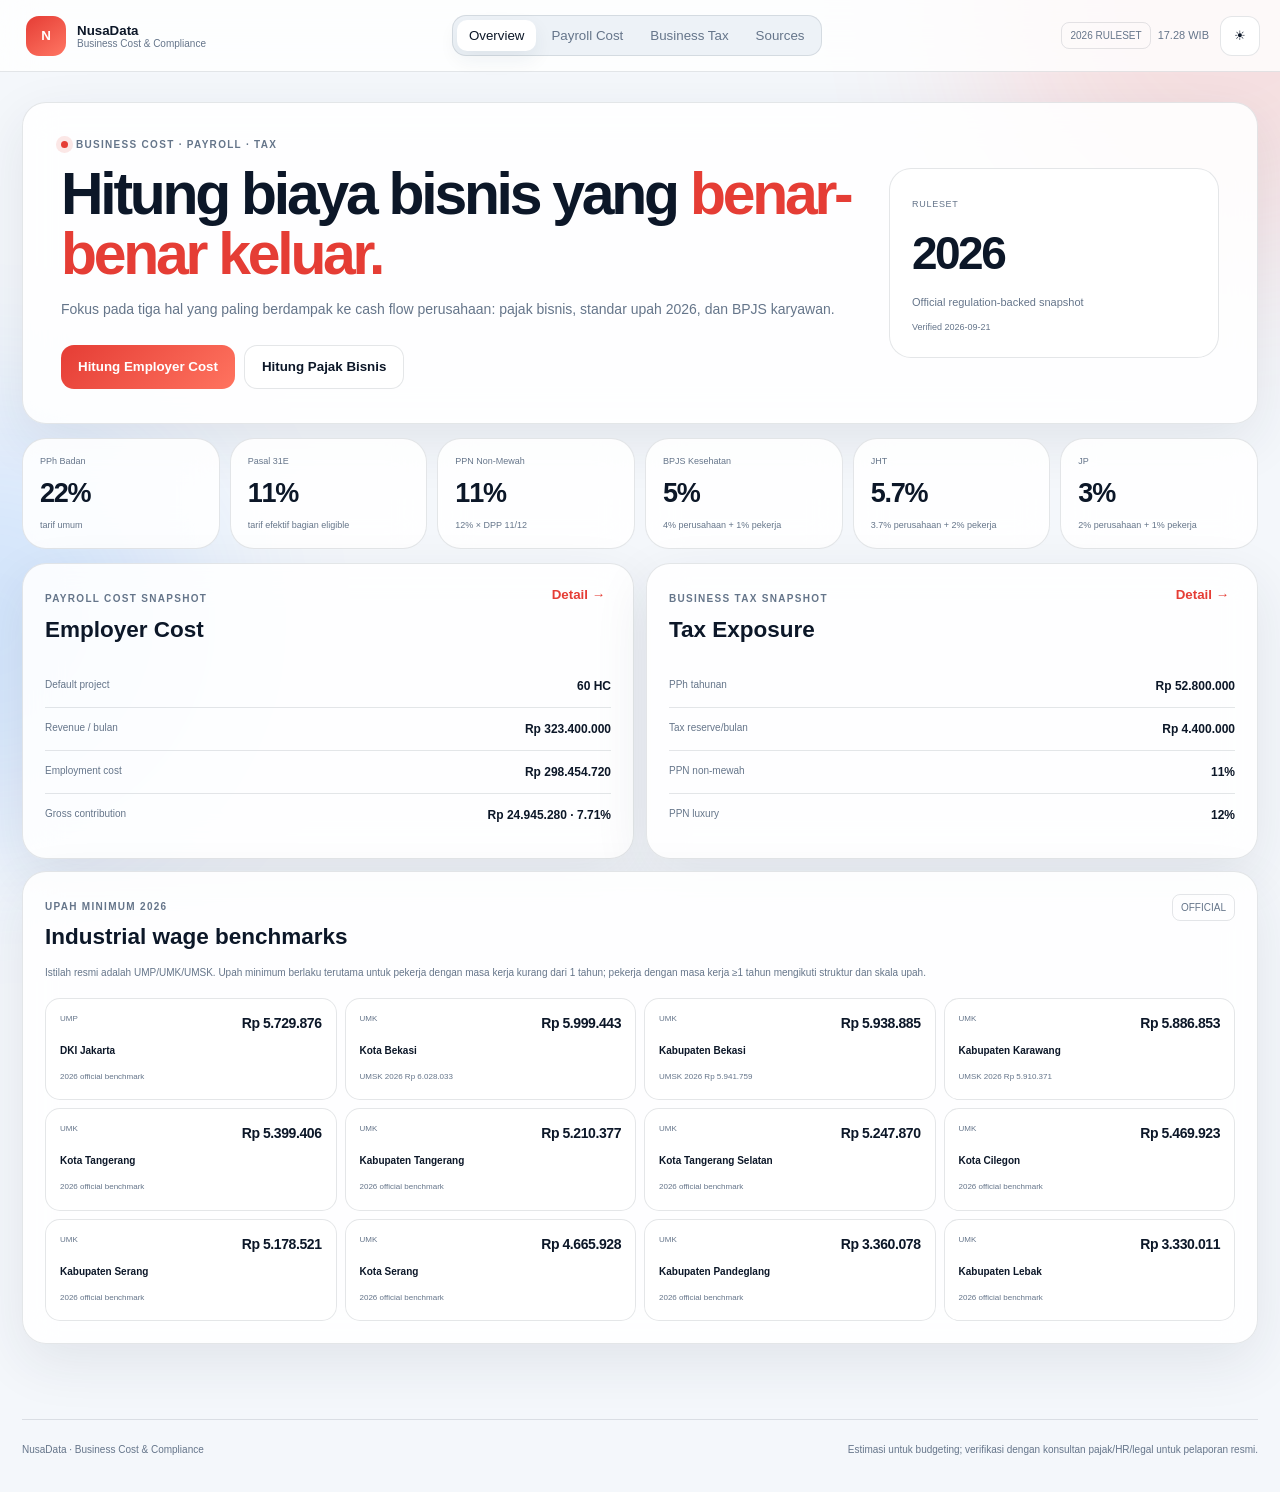
<file: index.html>
<!doctype html>
<html lang="id" data-theme="light">
<head>
  <meta charset="utf-8">
  <meta name="viewport" content="width=device-width,initial-scale=1,viewport-fit=cover">
  <meta name="theme-color" content="#0d1728">
  <meta name="description" content="NusaData Business Cost & Compliance — kalkulator pajak bisnis, UMP/UMK/UMSK, BPJS, dan employer cost Indonesia.">
  <title>NusaData — Business Cost & Compliance</title>
  <link rel="manifest" href="./manifest.webmanifest">
  <link rel="icon" href="./assets/icon.svg" type="image/svg+xml">
  <link rel="stylesheet" href="./styles.css">
</head>
<body class="business-app">
  <div class="ambient ambient-a"></div><div class="ambient ambient-b"></div>

  <header class="topbar">
    <button class="brand plain-button" data-route="overview" aria-label="NusaData">
      <span class="brand-mark">N</span>
      <span><strong>NusaData</strong><small>Business Cost & Compliance</small></span>
    </button>
    <nav class="desktop-nav">
      <button class="nav-item active" data-route="overview">Overview</button>
      <button class="nav-item" data-route="payroll">Payroll Cost</button>
      <button class="nav-item" data-route="tax">Business Tax</button>
      <button class="nav-item" data-route="sources">Sources</button>
    </nav>
    <div class="header-actions">
      <span class="status-chip">2026 RULESET</span>
      <span id="liveClock" class="live-clock"></span>
      <button id="themeToggle" class="icon-button" aria-label="Ubah tema"><span class="sun">☀</span><span class="moon">☾</span></button>
    </div>
  </header>

  <main class="app-shell">
    <section class="view active" data-view="overview">
      <section class="panel business-hero">
        <div>
          <span class="eyebrow"><i></i> BUSINESS COST · PAYROLL · TAX</span>
          <h1>Hitung biaya bisnis yang <span>benar-benar keluar.</span></h1>
          <p>Fokus pada tiga hal yang paling berdampak ke cash flow perusahaan: pajak bisnis, standar upah 2026, dan BPJS karyawan.</p>
          <div class="hero-actions">
            <button class="button primary" data-route="payroll">Hitung Employer Cost</button>
            <button class="button secondary" data-route="tax">Hitung Pajak Bisnis</button>
          </div>
        </div>
        <div class="ruleset-card">
          <span>RULESET</span>
          <strong>2026</strong>
          <p>Official regulation-backed snapshot</p>
          <small id="rulesUpdated">Memuat…</small>
        </div>
      </section>

      <section class="dashboard-kpis business-kpis">
        <article class="panel metric-card"><span>PPh Badan</span><strong>22%</strong><small>tarif umum</small></article>
        <article class="panel metric-card"><span>Pasal 31E</span><strong>11%</strong><small>tarif efektif bagian eligible</small></article>
        <article class="panel metric-card"><span>PPN Non-Mewah</span><strong>11%</strong><small>12% × DPP 11/12</small></article>
        <article class="panel metric-card"><span>BPJS Kesehatan</span><strong>5%</strong><small>4% perusahaan + 1% pekerja</small></article>
        <article class="panel metric-card"><span>JHT</span><strong>5.7%</strong><small>3.7% perusahaan + 2% pekerja</small></article>
        <article class="panel metric-card"><span>JP</span><strong>3%</strong><small>2% perusahaan + 1% pekerja</small></article>
      </section>

      <section class="dashboard-two-column">
        <article class="panel dashboard-panel">
          <div class="section-head"><div><span class="kicker">PAYROLL COST SNAPSHOT</span><h2>Employer Cost</h2></div><button class="text-button" data-route="payroll">Detail →</button></div>
          <div id="overviewPayroll" class="overview-cost-grid"></div>
        </article>
        <article class="panel dashboard-panel">
          <div class="section-head"><div><span class="kicker">BUSINESS TAX SNAPSHOT</span><h2>Tax Exposure</h2></div><button class="text-button" data-route="tax">Detail →</button></div>
          <div id="overviewTax" class="overview-cost-grid"></div>
        </article>
      </section>

      <section class="panel dashboard-panel">
        <div class="section-head"><div><span class="kicker">UPAH MINIMUM 2026</span><h2>Industrial wage benchmarks</h2></div><span class="status-chip">OFFICIAL</span></div>
        <p class="panel-description">Istilah resmi adalah UMP/UMK/UMSK. Upah minimum berlaku terutama untuk pekerja dengan masa kerja kurang dari 1 tahun; pekerja dengan masa kerja ≥1 tahun mengikuti struktur dan skala upah.</p>
        <div id="wageBenchmarkGrid" class="wage-benchmark-grid"></div>
      </section>
    </section>

    <section class="view" data-view="payroll">
      <div class="page-heading">
        <div>
          <span class="eyebrow"><i></i> PROJECT PAYROLL TABLE</span>
          <h1>Payroll, BPJS & Gross Contribution</h1>
          <p>Struktur tabel diadaptasi dari financial model: HC × hari kerja × rate tenant / cost worker, lalu ditambah BPJS dan THR untuk mendapatkan total employment cost yang sebenarnya.</p>
        </div>
      </div>

      <section class="panel section-panel">
        <div class="section-head">
          <div><span class="kicker">ASSUMPTIONS</span><h2>Project Payroll Setup</h2></div>
          <span class="status-chip">EDITABLE</span>
        </div>
        <div class="payroll-table-controls">
          <label>Wilayah benchmark
            <select id="regionSelect"></select>
          </label>
          <label id="sectoralWrap" class="check-row hidden">
            <input id="useSectoral" type="checkbox"> Gunakan UMSK / upah sektoral
          </label>
          <label>Minimum wage override
            <input id="minimumWageOverride" type="number" min="0" step="1000" placeholder="Kosong = ikut wilayah">
          </label>
          <label>Hari kerja / bulan
            <input id="projectWorkdays" type="number" min="1" max="31" step="1" value="22">
          </label>
          <label>Risiko JKK
            <select id="jkkSelect"></select>
          </label>
          <label class="check-row">
            <input id="includeThr" type="checkbox" checked> Include THR accrual 1/12
          </label>
        </div>
        <div id="minimumWageHint" class="input-hint"></div>
      </section>

      <section class="panel section-panel payroll-table-panel">
        <div class="section-head">
          <div><span class="kicker">MANPOWER PROFITABILITY</span><h2>Perhitungan per posisi</h2></div>
          <button id="resetPayrollTable" class="text-button">Reset model</button>
        </div>
        <div class="table-scroll">
          <table class="business-calc-table" id="payrollTable">
            <thead>
              <tr>
                <th>Posisi</th>
                <th>HC</th>
                <th>Hari</th>
                <th>Rate Tenant / Hari</th>
                <th>Cost Worker / Hari</th>
                <th>Revenue / Bulan</th>
                <th>Gaji / Bulan / Orang</th>
                <th>Minimum Wage</th>
                <th>Status</th>
                <th>BPJS Employer</th>
                <th>THR Accrual</th>
                <th>Total Employment Cost</th>
                <th>Gross Contribution</th>
                <th>Margin</th>
              </tr>
            </thead>
            <tbody id="payrollTableBody"></tbody>
            <tfoot id="payrollTableFoot"></tfoot>
          </table>
        </div>
      </section>

      <section class="dashboard-kpis payroll-summary-kpis">
        <article class="panel metric-card"><span>Total HC</span><strong id="tableTotalHC">—</strong><small>billable manpower</small></article>
        <article class="panel metric-card"><span>Revenue</span><strong id="tableRevenue">—</strong><small>per bulan</small></article>
        <article class="panel metric-card"><span>Base Wage Cost</span><strong id="tableBaseWage">—</strong><small>sebelum burden</small></article>
        <article class="panel metric-card"><span>BPJS Employer</span><strong id="tableBpjsEmployer">—</strong><small>per bulan</small></article>
        <article class="panel metric-card"><span>Total Employment Cost</span><strong id="tableEmploymentCost">—</strong><small>incl. THR accrual</small></article>
        <article class="panel metric-card"><span>Gross Contribution</span><strong id="tableGrossContribution">—</strong><small id="tableGrossMargin">—</small></article>
      </section>

      <section class="dashboard-two-column">
        <article class="panel section-panel">
          <div class="section-head"><div><span class="kicker">EMPLOYER BURDEN</span><h2>BPJS breakdown</h2></div></div>
          <div id="employerBpjsCards" class="rate-card-grid"></div>
        </article>
        <article class="panel section-panel">
          <div class="section-head"><div><span class="kicker">MODEL NOTES</span><h2>Interpretasi</h2></div></div>
          <div id="payrollTableNotes" class="breakdown-list"></div>
        </article>
      </section>
    </section>

    <section class="view" data-view="tax">
      <div class="page-heading"><div><span class="eyebrow"><i></i> BUSINESS TAX</span><h1>Business Tax Calculator</h1><p>Estimasi cepat PPh Badan / PPh Final UMKM dan PPN. Hasil digunakan untuk budgeting, bukan pengganti perhitungan SPT resmi.</p></div></div>

      <section class="calculator-layout">
        <article class="panel calculator-controls">
          <div class="section-head"><div><span class="kicker">PPh USAHA</span><h2>Income Tax</h2></div></div>
          <label>Jenis entitas
            <select id="entitySelect">
              <option value="standard">PT / CV / Firma / Badan Umum</option>
              <option value="ptperorangan">Perseroan Perorangan</option>
              <option value="koperasi">Koperasi eligible PP 20/2026</option>
            </select>
          </label>
          <label>Omzet tahunan
            <input id="revenueInput" type="number" min="0" step="1000000" value="4800000000">
          </label>
          <label>Laba kena pajak tahunan
            <input id="profitInput" type="number" min="0" step="1000000" value="480000000">
          </label>
          <div id="taxRuleHint" class="notice-card"></div>
        </article>

        <article class="panel calculator-result">
          <div class="section-head"><div><span class="kicker">ESTIMATE</span><h2>PPh Terutang</h2></div></div>
          <div class="big-result"><span>Estimasi PPh tahunan</span><strong id="incomeTaxResult">—</strong><small id="incomeTaxMethod">—</small></div>
          <div class="breakdown-list">
            <div><span>Effective tax / laba</span><strong id="incomeTaxEffective">—</strong></div>
            <div><span>Monthly tax reserve</span><strong id="incomeTaxMonthly">—</strong></div>
          </div>
        </article>
      </section>

      <section class="calculator-layout">
        <article class="panel calculator-controls">
          <div class="section-head"><div><span class="kicker">PPN</span><h2>VAT Calculator</h2></div></div>
          <label>Nilai transaksi
            <input id="vatBaseInput" type="number" min="0" step="100000" value="100000000">
          </label>
          <label>Jenis transaksi
            <select id="vatTypeSelect">
              <option value="nonluxury">BKP/JKP non-mewah — efektif 11%</option>
              <option value="luxury">Barang mewah kena PPnBM — 12%</option>
            </select>
          </label>
        </article>
        <article class="panel calculator-result">
          <div class="big-result"><span>PPN keluaran</span><strong id="vatResult">—</strong><small id="vatMethod">—</small></div>
        </article>
      </section>

      <section class="panel section-panel">
        <div class="section-head"><div><span class="kicker">WITHHOLDING QUICK REFERENCE</span><h2>Tarif yang sering muncul di transaksi bisnis</h2></div></div>
        <div id="withholdingGrid" class="rate-card-grid"></div>
      </section>
    </section>

    <section class="view" data-view="sources">
      <div class="page-heading"><div><span class="eyebrow"><i></i> REGULATORY SOURCES</span><h1>Sources & Assumptions</h1><p>Tarif berasal dari regulasi dan publikasi resmi yang berlaku untuk 2026. Upah minimum adalah snapshot keputusan pemerintah daerah.</p></div></div>
      <div id="sourceList" class="source-matrix"></div>
      <section class="panel section-panel">
        <div class="policy-copy">
          <p><strong>Payroll basis:</strong> BPJS Ketenagakerjaan menggunakan upah bulanan yang mencakup gaji pokok dan tunjangan tetap. JP memiliki ceiling khusus; BPJS Kesehatan PPU memiliki ceiling Rp12 juta.</p>
          <p><strong>Minimum wage:</strong> UMP/UMK/UMSK bukan salary band untuk seluruh masa kerja. Untuk pekerja ≥1 tahun, perusahaan wajib menggunakan struktur dan skala upah.</p>
        </div>
      </section>
    </section>
  </main>

  <nav class="mobile-nav">
    <button class="active" data-route="overview"><span>⌂</span><small>Overview</small></button>
    <button data-route="payroll"><span>◫</span><small>Payroll</small></button>
    <button data-route="tax"><span>%</span><small>Tax</small></button>
    <button data-route="sources"><span>◎</span><small>Sources</small></button>
  </nav>

  <div id="toast" class="toast" role="status" aria-live="polite"></div>
  <footer class="footer"><span>NusaData · Business Cost & Compliance</span><span>Estimasi untuk budgeting; verifikasi dengan konsultan pajak/HR/legal untuk pelaporan resmi.</span></footer>
  <script src="./app.js" defer></script>
</body>
</html>
</file>
<file: styles.css>
:root{--bg:#f4f7fb;--card:rgba(255,255,255,.88);--solid:#fff;--soft:#edf2f7;--text:#0c1728;--muted:#65758a;--line:rgba(14,28,48,.11);--primary:#e53d35;--accent:#1976f3;--ok:#0aa36e;--warn:#d98b16;--danger:#d83c54;--shadow:0 18px 55px rgba(28,44,68,.09);--r:24px}
html[data-theme=dark]{--bg:#07101d;--card:rgba(12,23,39,.9);--solid:#0e1a2b;--soft:#132238;--text:#edf4ff;--muted:#9eb0c8;--line:rgba(200,218,241,.11);--primary:#ff5d54;--accent:#65a8ff;--ok:#40d7a5;--warn:#f3b64b;--danger:#ff6e83;--shadow:0 18px 55px rgba(0,0,0,.28)}
*{box-sizing:border-box}html{scroll-behavior:smooth}body{margin:0;background:var(--bg);color:var(--text);font:15px/1.5 Inter,ui-sans-serif,-apple-system,BlinkMacSystemFont,"Segoe UI",sans-serif;min-height:100vh}.ambient{position:fixed;z-index:-1;border-radius:50%;filter:blur(90px);opacity:.16}.ambient-a{width:500px;height:500px;background:#ff635a;right:-200px;top:-240px}.ambient-b{width:420px;height:420px;background:#2b86ff;left:-220px;top:46vh}.plain-button{border:0;background:none;color:inherit}.topbar{height:72px;position:sticky;top:0;z-index:50;display:flex;align-items:center;justify-content:space-between;padding:0 max(20px,calc((100vw - 1440px)/2));border-bottom:1px solid var(--line);background:color-mix(in srgb,var(--solid) 80%,transparent);backdrop-filter:blur(22px)}.brand{display:flex;align-items:center;gap:11px;cursor:pointer;text-align:left}.brand-mark{width:40px;height:40px;border-radius:13px;background:linear-gradient(145deg,var(--primary),#ff7663);color:#fff;display:grid;place-items:center;font-weight:900}.brand strong{display:block}.brand small{display:block;font-size:10px;color:var(--muted)}.desktop-nav{display:flex;gap:3px;background:var(--soft);border:1px solid var(--line);border-radius:14px;padding:4px}.nav-item{border:0;background:none;color:var(--muted);padding:8px 12px;border-radius:10px;cursor:pointer}.nav-item.active{background:var(--solid);color:var(--text);box-shadow:0 8px 20px rgba(30,50,70,.07)}.header-actions{display:flex;align-items:center;gap:7px}.live-clock{font-size:11px;color:var(--muted);margin-right:4px}.icon-button{width:40px;height:40px;border-radius:12px;border:1px solid var(--line);background:var(--card);color:var(--text);cursor:pointer}.moon{display:none}html[data-theme=dark] .sun{display:none}html[data-theme=dark] .moon{display:inline}
.app-shell{width:min(1440px,calc(100% - 44px));margin:auto;padding:30px 0 75px}.view{display:none}.view.active{display:block;animation:fade .24s ease}@keyframes fade{from{opacity:0;transform:translateY(7px)}to{opacity:1;transform:none}}.panel{background:var(--card);border:1px solid var(--line);border-radius:var(--r);box-shadow:var(--shadow);backdrop-filter:blur(18px)}.eyebrow,.kicker{font-size:10px;letter-spacing:.13em;font-weight:850;color:var(--muted)}.eyebrow{display:flex;align-items:center;gap:8px}.eyebrow i{width:7px;height:7px;border-radius:50%;background:var(--primary);box-shadow:0 0 0 5px color-mix(in srgb,var(--primary) 12%,transparent)}
.hero-data{min-height:330px;padding:46px 52px;display:grid;grid-template-columns:1fr 230px;gap:40px;align-items:center;overflow:hidden}.hero-data h1{font-size:clamp(40px,4.7vw,68px);line-height:1.02;letter-spacing:-.055em;margin:15px 0}.hero-data h1 span{color:var(--primary)}.hero-data p{max-width:780px;color:var(--muted);font-size:16px}.source-badge{border:1px solid var(--line);background:var(--solid);border-radius:22px;padding:24px;text-align:center}.source-badge span,.source-badge small{display:block;color:var(--muted);font-size:10px}.source-badge strong{display:block;font-size:54px;letter-spacing:-.06em}.hero-actions{display:flex;gap:9px;margin-top:24px}.button{min-height:44px;border-radius:13px;padding:0 17px;border:0;font-weight:800;cursor:pointer}.button.primary{background:linear-gradient(135deg,var(--primary),#ff735f);color:#fff}.button.secondary{background:var(--solid);color:var(--text);border:1px solid var(--line)}
.live-grid{display:grid;grid-template-columns:1fr 1fr;gap:16px;margin:16px 0}.live-card{padding:26px}.card-head,.section-head{display:flex;justify-content:space-between;align-items:start;gap:20px}.card-head h2,.section-head h2{margin:4px 0 0}.status-chip{font-size:10px;padding:5px 8px;border:1px solid var(--line);border-radius:8px;color:var(--muted)}.weather-now{display:grid;grid-template-columns:80px 1fr auto;align-items:center;gap:18px;margin:26px 0}.weather-icon{font-size:52px}.weather-now strong{display:block;font-size:48px;line-height:1}.weather-now span,.weather-now small{display:block}.weather-now small{color:var(--muted);margin-top:5px}.weather-facts{display:flex;flex-direction:column;gap:7px;color:var(--muted)}.mini-forecast{display:grid;grid-template-columns:repeat(5,1fr);gap:7px}.mini-forecast div{background:var(--soft);border-radius:12px;padding:9px;text-align:center}.mini-forecast span,.mini-forecast b{display:block;font-size:10px}.mini-forecast b{margin-top:4px}.source-note{margin-top:18px;padding-top:12px;border-top:1px solid var(--line);font-size:10px;color:var(--muted)}.quake-main{display:grid;grid-template-columns:110px 1fr;align-items:center;gap:18px;margin:26px 0 16px}.magnitude{width:100px;height:100px;border-radius:50%;display:flex;align-items:baseline;justify-content:center;background:linear-gradient(145deg,var(--primary),#a91d2b);color:#fff;box-shadow:0 18px 40px color-mix(in srgb,var(--primary) 28%,transparent);padding-top:28px}.magnitude span{font-size:16px}.magnitude strong{font-size:42px;line-height:1}.quake-copy strong{display:block;font-size:17px}.quake-copy span,.quake-copy small{display:block;color:var(--muted);margin-top:5px}.skeleton-block{min-height:120px;border-radius:16px;background:linear-gradient(90deg,var(--soft),var(--solid),var(--soft));background-size:200% 100%;animation:shimmer 1.4s infinite}@keyframes shimmer{to{background-position:-200% 0}}
.section-panel{padding:26px;margin-top:16px}.section-head{margin-bottom:18px}.text-button{border:0;background:none;color:var(--primary);font-weight:800;cursor:pointer}.table-lite,.quake-list{display:grid}.quake-row{display:grid;grid-template-columns:72px 1fr;align-items:center;gap:14px;padding:14px 0;border-top:1px solid var(--line)}.quake-row:first-child{border-top:0}.mag{width:58px;height:58px;background:var(--soft);border-radius:16px;display:grid;place-items:center;font-size:10px}.mag strong{font-size:20px}.dataset-grid{display:grid;grid-template-columns:repeat(3,1fr);gap:12px}.dataset-card{padding:20px;box-shadow:none}.dataset-top,.dataset-foot,.source-head,.source-meta{display:flex;justify-content:space-between;gap:12px;color:var(--muted);font-size:10px}.dataset-card h3{font-size:16px;margin:14px 0 8px}.dataset-card p{font-size:12px;color:var(--muted);min-height:55px}.dataset-foot{align-items:end;margin-top:14px}.dataset-foot a,.source-card a{color:var(--accent);text-decoration:none;font-weight:750}.empty-inline{padding:22px;border:1px dashed var(--line);border-radius:14px;color:var(--muted)}
.page-heading{margin:10px 0 22px}.page-heading h1{font-size:46px;letter-spacing:-.05em;margin:10px 0 6px}.page-heading p{color:var(--muted);margin:0}.control-panel,.search-panel{padding:16px;margin-bottom:16px}.location-control,.dataset-search{display:grid;grid-template-columns:1fr auto auto;gap:8px;align-items:end}.location-control label span{display:block;font-size:10px;color:var(--muted);margin-bottom:5px}.location-control input,.dataset-search input,.dataset-search select{height:44px;border-radius:13px;border:1px solid var(--line);background:var(--solid);color:var(--text);padding:0 12px}.helper{font-size:11px;color:var(--muted);margin:9px 2px 0}.location-title{display:flex;flex-direction:column;margin-bottom:16px}.location-title strong{font-size:22px}.location-title span{color:var(--muted)}.weather-timeline{display:grid;grid-template-columns:repeat(4,1fr);gap:9px}.forecast-item{border:1px solid var(--line);background:var(--solid);border-radius:16px;padding:15px}.forecast-item time,.forecast-item span,.forecast-item small{display:block}.forecast-item time,.forecast-item small{font-size:10px;color:var(--muted)}.forecast-icon{font-size:29px;margin:14px 0 7px}.forecast-item strong{font-size:24px}.forecast-item span{font-size:12px;margin:3px 0 8px}.quake-hero{padding:28px;display:grid;grid-template-columns:140px 1fr;align-items:center;gap:24px}.magnitude.big{width:120px;height:120px;padding-top:34px}.quake-hero h2{font-size:26px;margin:6px 0}.quake-hero p{color:var(--muted)}.tag-line{display:flex;gap:7px;flex-wrap:wrap}.tag-line span{font-size:10px;background:var(--soft);padding:6px 9px;border-radius:8px}.tab-row{display:flex;gap:7px;margin:14px 0}.chip{border:1px solid var(--line);background:var(--card);color:var(--muted);padding:8px 12px;border-radius:999px;cursor:pointer}.chip.active{background:var(--text);color:var(--bg)}.dataset-search{grid-template-columns:1fr 220px auto}.result-meta{color:var(--muted);font-size:11px;margin:12px 2px}.results-grid{grid-template-columns:repeat(3,1fr)}.empty-state{grid-column:1/-1;text-align:center;padding:60px;display:flex;flex-direction:column;gap:6px;color:var(--muted)}.empty-state strong{color:var(--text)}.source-grid{display:grid;grid-template-columns:repeat(3,1fr);gap:12px}.source-card{padding:20px}.source-level{font-size:10px;color:var(--primary);background:color-mix(in srgb,var(--primary) 9%,var(--soft));padding:5px 8px;border-radius:8px}.status-dot{width:9px;height:9px;border-radius:50%;background:#91a0b4}.status-up{background:var(--ok)}.status-blocked{background:var(--warn)}.status-down,.status-dns_dead{background:var(--danger)}.source-card p{color:var(--muted);font-size:12px;min-height:54px}.source-meta{margin:14px 0}.error-box{color:var(--danger);padding:16px}.footer{width:min(1440px,calc(100% - 44px));margin:auto;border-top:1px solid var(--line);padding:22px 0 35px;display:flex;justify-content:space-between;color:var(--muted);font-size:10px}.mobile-nav{display:none}.toast{position:fixed;z-index:100;bottom:24px;left:50%;transform:translate(-50%,18px);opacity:0;background:var(--text);color:var(--bg);padding:10px 14px;border-radius:11px;transition:.2s}.toast.show{opacity:1;transform:translate(-50%,0)}
@media(max-width:1050px){.desktop-nav{display:none}.live-grid,.dataset-grid,.results-grid,.source-grid{grid-template-columns:repeat(2,1fr)}.weather-timeline{grid-template-columns:repeat(3,1fr)}}
@media(max-width:720px){body{padding-bottom:75px}.topbar{height:64px;padding:0 14px}.brand small,.live-clock{display:none}.app-shell{width:calc(100% - 22px);padding:16px 0 35px}.hero-data{grid-template-columns:1fr;padding:27px 21px}.hero-data h1{font-size:39px}.source-badge{display:none}.hero-actions,.location-control,.dataset-search{grid-template-columns:1fr;display:grid}.live-grid,.dataset-grid,.results-grid,.source-grid{grid-template-columns:1fr}.weather-now{grid-template-columns:64px 1fr}.weather-facts{grid-column:1/-1;flex-direction:row}.weather-icon{font-size:43px}.weather-now strong{font-size:40px}.mini-forecast{grid-template-columns:repeat(5,minmax(64px,1fr));overflow:auto}.section-panel,.live-card{padding:19px}.page-heading h1{font-size:38px}.weather-timeline{grid-template-columns:repeat(2,1fr)}.quake-hero{grid-template-columns:1fr}.magnitude.big{width:96px;height:96px;padding-top:27px}.footer{width:calc(100% - 22px);display:block;text-align:center}.mobile-nav{display:grid;grid-template-columns:repeat(5,1fr);position:fixed;left:8px;right:8px;bottom:max(8px,env(safe-area-inset-bottom));height:61px;z-index:60;background:color-mix(in srgb,var(--solid) 90%,transparent);backdrop-filter:blur(22px);border:1px solid var(--line);border-radius:18px;box-shadow:var(--shadow)}.mobile-nav button{border:0;background:none;color:var(--muted);display:flex;flex-direction:column;align-items:center;justify-content:center}.mobile-nav button.active{color:var(--primary)}.mobile-nav small{font-size:8px}}
@media(prefers-reduced-motion:reduce){*{animation:none!important;transition:none!important}}

.public-summary-grid{display:grid;grid-template-columns:repeat(4,1fr);gap:12px;margin:16px 0}
.summary-card{padding:22px}
.summary-card>strong{display:block;font-size:34px;line-height:1;letter-spacing:-.04em;margin:12px 0 8px}
.summary-card h3{margin:0 0 8px;font-size:16px}
.summary-card p{margin:0 0 14px;color:var(--muted);font-size:12px;min-height:54px}
.geo-stat{display:grid;grid-template-columns:1fr 1fr;gap:10px;margin:6px 0 18px}
.geo-stat>div{background:var(--soft);border-radius:16px;padding:16px}
.geo-stat span,.geo-stat small{display:block;color:var(--muted);font-size:10px}
.geo-stat strong{display:block;font-size:30px;letter-spacing:-.04em;margin:5px 0}
.region-list{display:grid;grid-template-columns:repeat(2,1fr);gap:8px}
.region-row{display:flex;align-items:center;justify-content:space-between;gap:15px;padding:13px 14px;border:1px solid var(--line);border-radius:14px;background:var(--solid)}
.region-row strong,.region-row span{display:block}
.region-row span{color:var(--muted);font-size:10px;margin-top:3px}
.region-row code{font:10px/1.2 ui-monospace,SFMono-Regular,Menlo,monospace;background:var(--soft);color:var(--text);padding:6px 8px;border-radius:8px;white-space:nowrap}
.format-row{display:flex;gap:5px;flex-wrap:wrap;margin:12px 0}
.format-row span{font-size:9px;padding:4px 7px;border-radius:7px;background:var(--soft);color:var(--muted);border:1px solid var(--line)}
@media(max-width:1050px){.public-summary-grid{grid-template-columns:1fr 1fr}.region-list{grid-template-columns:1fr}}
@media(max-width:720px){.public-summary-grid{grid-template-columns:1fr}.geo-stat{grid-template-columns:1fr 1fr}.summary-card p{min-height:0}.header-actions>.status-chip{display:none}}


.enterprise-kpis{display:grid;grid-template-columns:repeat(3,1fr);gap:10px;margin:8px 0 24px}
.enterprise-kpis>div{background:var(--soft);border:1px solid var(--line);border-radius:16px;padding:16px}
.enterprise-kpis span,.enterprise-kpis small{display:block;color:var(--muted);font-size:10px}
.enterprise-kpis strong{display:block;font-size:28px;letter-spacing:-.04em;margin:5px 0}
.enterprise-block{padding-top:22px;margin-top:22px;border-top:1px solid var(--line)}
.section-head.compact{margin-bottom:12px;align-items:center}
.section-head.compact h3{margin:3px 0 0;font-size:18px}
.muted-note{color:var(--muted);font-size:10px}
.product-data-grid{display:grid;grid-template-columns:repeat(4,1fr);gap:9px}
.product-data-card{display:flex;flex-direction:column;min-height:175px;padding:15px;border:1px solid var(--line);border-radius:15px;background:var(--solid)}
.product-data-top{display:flex;justify-content:space-between;gap:8px;color:var(--muted);font-size:9px}
.product-data-card>strong{font-size:13px;line-height:1.35;margin:13px 0 8px}
.product-data-card>b{font-size:15px;margin-top:auto}
.product-data-card>a,.news-data-row>a{color:var(--accent);text-decoration:none;font-size:10px;font-weight:800;margin-top:10px}
.news-data-list{display:grid}
.news-data-row{display:grid;grid-template-columns:1fr auto;gap:18px;align-items:center;padding:14px 0;border-top:1px solid var(--line)}
.news-data-row:first-child{border-top:0}
.news-data-row small,.news-data-row strong,.news-data-row p{display:block}
.news-data-row small{color:var(--muted);font-size:9px}
.news-data-row strong{margin-top:3px}
.news-data-row p{color:var(--muted);font-size:11px;margin:5px 0 0}
.public-summary-grid{grid-template-columns:repeat(auto-fit,minmax(220px,1fr))}
@media(max-width:1050px){.product-data-grid{grid-template-columns:repeat(2,1fr)}}
@media(max-width:720px){.enterprise-kpis{grid-template-columns:1fr 1fr}.enterprise-kpis>div:last-child{grid-column:1/-1}.product-data-grid{grid-template-columns:1fr 1fr}.news-data-row{grid-template-columns:1fr}.muted-note{display:none}}
@media(max-width:420px){.product-data-grid{grid-template-columns:1fr}}


/* Comprehensive executive dashboard */
.executive-hero{display:grid;grid-template-columns:minmax(0,1fr) 360px;gap:28px;align-items:center;padding:34px 38px;overflow:hidden}
.executive-copy h1{font-size:clamp(38px,4.6vw,66px);line-height:1.02;letter-spacing:-.055em;margin:12px 0 14px}
.executive-copy h1 span{color:var(--primary)}
.executive-copy p{max-width:820px;color:var(--muted);font-size:14px;margin:0}
.snapshot-card{display:grid;grid-template-columns:112px 1fr;gap:18px;align-items:center;background:var(--solid);border:1px solid var(--line);border-radius:22px;padding:18px}
.snapshot-orbit{width:104px;height:104px;border-radius:50%;display:grid;place-items:center;align-content:center;background:conic-gradient(var(--primary) 0 82%,var(--soft) 82% 100%);position:relative}
.snapshot-orbit:before{content:"";position:absolute;inset:8px;border-radius:50%;background:var(--solid)}
.snapshot-orbit strong,.snapshot-orbit span{position:relative;z-index:1}
.snapshot-orbit strong{font-size:26px;letter-spacing:-.04em}
.snapshot-orbit span{font-size:8px;color:var(--muted);text-transform:uppercase;letter-spacing:.08em}
.snapshot-card>div:last-child small,.snapshot-card>div:last-child strong,.snapshot-card>div:last-child span{display:block}
.snapshot-card>div:last-child small{color:var(--muted);font-size:9px;letter-spacing:.09em}
.snapshot-card>div:last-child strong{font-size:18px;margin:5px 0}
.snapshot-card>div:last-child span{font-size:10px;color:var(--muted)}

.dashboard-kpis{display:grid;grid-template-columns:repeat(6,1fr);gap:10px;margin:14px 0}
.metric-card{padding:16px 17px;min-width:0;box-shadow:none}
.metric-card span,.metric-card small{display:block;color:var(--muted);font-size:9px}
.metric-card strong{display:block;font-size:27px;letter-spacing:-.045em;margin:5px 0;white-space:nowrap;overflow:hidden;text-overflow:ellipsis}
.metric-card small{white-space:nowrap;overflow:hidden;text-overflow:ellipsis}

.dashboard-live-grid{display:grid;grid-template-columns:1.05fr .95fr;gap:12px;margin:12px 0}
.dashboard-link{margin-top:8px}
.dashboard-analysis-grid,.dashboard-two-column{display:grid;grid-template-columns:1fr 1fr;gap:12px;margin:12px 0}
.dashboard-panel{padding:22px}
.panel-description{color:var(--muted);font-size:10px;line-height:1.5;margin:-7px 0 18px}

.coverage-bars{display:grid;gap:13px}
.coverage-row{display:grid;gap:6px}
.coverage-label{display:flex;justify-content:space-between;gap:14px;font-size:10px}
.coverage-label span{color:var(--muted)}
.coverage-label strong{font-size:10px}
.coverage-track{height:7px;background:var(--soft);border-radius:999px;overflow:hidden}
.coverage-track i{display:block;height:100%;border-radius:inherit;background:linear-gradient(90deg,var(--primary),var(--accent))}

.source-mix{display:grid;grid-template-columns:repeat(3,1fr);gap:8px}
.mix-card{background:var(--soft);border:1px solid var(--line);border-radius:15px;padding:14px}
.mix-card strong,.mix-card span,.mix-card small{display:block}
.mix-card strong{font-size:25px;letter-spacing:-.04em}
.mix-card span{font-size:11px;font-weight:800;margin-top:3px}
.mix-card small{font-size:9px;color:var(--muted);margin-top:2px}
.dataset-snapshot{display:grid;grid-template-columns:1fr 1fr;gap:8px;margin-top:12px}
.dataset-snapshot>div{display:flex;justify-content:space-between;align-items:center;background:var(--solid);border:1px solid var(--line);border-radius:13px;padding:11px 12px}
.dataset-snapshot span{color:var(--muted);font-size:9px}
.dataset-snapshot strong{font-size:15px}

.compact-list .quake-row{padding:10px 0;grid-template-columns:58px 1fr}
.compact-list .mag{width:46px;height:46px;border-radius:13px}
.compact-list .mag strong{font-size:16px}
.compact-list .quake-copy strong{font-size:12px}
.compact-list .quake-copy span,.compact-list .quake-copy small{font-size:9px}

.enterprise-dashboard-kpis{display:grid;grid-template-columns:repeat(3,1fr);gap:8px;margin-bottom:12px}
.enterprise-dashboard-kpis>div{background:var(--soft);border-radius:14px;padding:12px}
.enterprise-dashboard-kpis span,.enterprise-dashboard-kpis small{display:block;color:var(--muted);font-size:8px}
.enterprise-dashboard-kpis strong{display:block;font-size:21px;letter-spacing:-.035em;margin:4px 0}
.enterprise-highlights{display:grid;gap:7px}
.enterprise-highlights>div{display:grid;grid-template-columns:130px 1fr;gap:12px;align-items:center;border-top:1px solid var(--line);padding-top:9px}
.enterprise-highlights>div:first-child{border-top:0}
.enterprise-highlights span,.enterprise-highlights small{color:var(--muted);font-size:9px}
.enterprise-highlights strong{font-size:11px;overflow:hidden;text-overflow:ellipsis;white-space:nowrap}
.enterprise-highlights small{grid-column:2}

.dashboard-feed{display:grid}
.feed-row{display:grid;grid-template-columns:1fr auto;gap:15px;align-items:center;padding:11px 0;border-top:1px solid var(--line);color:inherit;text-decoration:none}
.feed-row:first-child{border-top:0}
.feed-row span,.feed-row strong{display:block}
.feed-row span{color:var(--muted);font-size:8px;text-transform:uppercase;letter-spacing:.04em}
.feed-row strong{font-size:11px;margin-top:3px;line-height:1.35}
.feed-row b{color:var(--accent);font-size:12px}

.source-health-panel{margin-top:12px}
.source-health-grid{display:grid;grid-template-columns:repeat(4,1fr);gap:8px}
.health-card{border:1px solid var(--line);border-radius:14px;padding:13px;background:var(--solid)}
.health-card>div{display:flex;align-items:center;gap:7px}
.health-card i{width:7px;height:7px;border-radius:50%;background:var(--muted)}
.health-card>div span{color:var(--muted);font-size:8px;text-transform:uppercase;letter-spacing:.06em}
.health-card strong,.health-card small{display:block}
.health-card strong{font-size:11px;margin:8px 0 3px}
.health-card small{font-size:8px;color:var(--muted)}
.health-ok i{background:var(--ok)}
.health-bad i{background:var(--danger)}
.health-unknown i{background:var(--warn)}

@media(max-width:1180px){
  .dashboard-kpis{grid-template-columns:repeat(3,1fr)}
  .source-health-grid{grid-template-columns:repeat(3,1fr)}
}
@media(max-width:900px){
  .executive-hero{grid-template-columns:1fr;padding:28px}
  .snapshot-card{max-width:420px}
  .dashboard-live-grid,.dashboard-analysis-grid,.dashboard-two-column{grid-template-columns:1fr}
  .source-health-grid{grid-template-columns:repeat(2,1fr)}
}
@media(max-width:720px){
  .executive-hero{padding:22px 19px}
  .executive-copy h1{font-size:38px}
  .snapshot-card{grid-template-columns:82px 1fr;padding:13px}
  .snapshot-orbit{width:76px;height:76px}
  .snapshot-orbit strong{font-size:20px}
  .dashboard-kpis{grid-template-columns:repeat(2,1fr);gap:7px}
  .metric-card{padding:13px}
  .metric-card strong{font-size:23px}
  .dashboard-panel{padding:18px}
  .source-mix{grid-template-columns:repeat(3,1fr)}
  .enterprise-dashboard-kpis{grid-template-columns:repeat(3,1fr)}
  .enterprise-highlights>div{grid-template-columns:105px 1fr}
  .source-health-grid{grid-template-columns:1fr 1fr}
}
@media(max-width:430px){
  .dashboard-kpis{grid-template-columns:1fr 1fr}
  .source-mix{grid-template-columns:1fr 1fr}
  .mix-card:first-child{grid-column:1/-1}
  .dataset-snapshot{grid-template-columns:1fr}
  .enterprise-dashboard-kpis{grid-template-columns:1fr 1fr}
  .enterprise-dashboard-kpis>div:last-child{grid-column:1/-1}
  .source-health-grid{grid-template-columns:1fr}
}


/* Expanded multi-domain intelligence */
.domain-intelligence-panel{margin-top:12px}
.operational-domain-grid{display:grid;grid-template-columns:repeat(5,1fr);gap:8px;margin:10px 0 18px}
.operational-card{background:linear-gradient(145deg,var(--soft),var(--solid));border:1px solid var(--line);border-radius:15px;padding:14px;min-width:0}
.operational-card span,.operational-card small{display:block}
.operational-card span{font-size:9px;color:var(--muted);text-transform:uppercase;letter-spacing:.04em}
.operational-card strong{display:block;font-size:24px;letter-spacing:-.045em;margin:6px 0}
.operational-card small{font-size:8px;color:var(--muted);white-space:nowrap;overflow:hidden;text-overflow:ellipsis}
.domain-grid{display:grid;grid-template-columns:repeat(3,1fr);gap:8px}
.domain-grid.detailed{grid-template-columns:repeat(3,1fr)}
.domain-card{border:1px solid var(--line);background:var(--solid);border-radius:15px;padding:14px;min-width:0}
.domain-card-head{display:flex;justify-content:space-between;align-items:flex-start;gap:10px}
.domain-card-head span{font-size:11px;font-weight:800}
.domain-card-head strong{font-size:20px;letter-spacing:-.04em}
.domain-card small{display:block;color:var(--muted);font-size:8px;margin-top:5px}
.domain-card p{font-size:9px;color:var(--muted);line-height:1.4;margin:10px 0 0;display:-webkit-box;-webkit-line-clamp:2;-webkit-box-orient:vertical;overflow:hidden}
.source-domains{display:flex;flex-wrap:wrap;gap:5px;margin:-4px 0 13px}
.source-domains span{font-size:8px;background:var(--soft);border:1px solid var(--line);padding:4px 6px;border-radius:7px;color:var(--muted)}
@media(max-width:1180px){
  .operational-domain-grid{grid-template-columns:repeat(3,1fr)}
}
@media(max-width:900px){
  .domain-grid,.domain-grid.detailed{grid-template-columns:repeat(2,1fr)}
}
@media(max-width:720px){
  .operational-domain-grid{grid-template-columns:repeat(2,1fr)}
  .domain-grid,.domain-grid.detailed{grid-template-columns:1fr 1fr}
}
@media(max-width:430px){
  .operational-domain-grid,.domain-grid,.domain-grid.detailed{grid-template-columns:1fr}
}

.indicator-grid{display:grid;grid-template-columns:repeat(3,1fr);gap:8px}
.indicator-card{border:1px solid var(--line);background:var(--solid);border-radius:15px;padding:14px;min-width:0}
.indicator-head{display:flex;justify-content:space-between;gap:10px;align-items:flex-start}
.indicator-head span{font-size:11px;font-weight:800}.indicator-head strong{font-size:20px;letter-spacing:-.04em}
.indicator-card small{display:block;color:var(--muted);font-size:8px;margin-top:5px}
.indicator-card p{font-size:9px;color:var(--muted);line-height:1.4;margin:10px 0 0;display:-webkit-box;-webkit-line-clamp:2;-webkit-box-orient:vertical;overflow:hidden}
@media(max-width:900px){.indicator-grid{grid-template-columns:repeat(2,1fr)}}
@media(max-width:430px){.indicator-grid{grid-template-columns:1fr}}

.direct-stats-grid{display:grid;grid-template-columns:repeat(3,1fr);gap:8px;margin-top:10px}
.direct-stat-card{border:1px solid var(--line);background:linear-gradient(145deg,var(--soft),var(--solid));border-radius:15px;padding:14px;min-width:0}
.direct-stat-card span{display:block;font-size:9px;color:var(--muted);text-transform:uppercase;letter-spacing:.04em}
.direct-stat-card strong{display:block;font-size:23px;letter-spacing:-.045em;margin:7px 0}
.direct-stat-card small{display:block;font-size:8px;color:var(--muted);white-space:nowrap;overflow:hidden;text-overflow:ellipsis}
@media(max-width:900px){.direct-stats-grid{grid-template-columns:repeat(2,1fr)}}
@media(max-width:430px){.direct-stats-grid{grid-template-columns:1fr}}


/* Direct public statistics */
.direct-stat-grid{display:grid;grid-template-columns:repeat(3,1fr);gap:8px;margin-top:10px}
.direct-stat-grid.detailed{grid-template-columns:repeat(3,1fr)}
.direct-stat-card{border:1px solid var(--line);background:linear-gradient(145deg,var(--soft),var(--solid));border-radius:15px;padding:15px;min-width:0}
.direct-stat-card span{display:block;font-size:9px;color:var(--muted);text-transform:uppercase;letter-spacing:.045em}
.direct-stat-card strong{display:block;font-size:24px;letter-spacing:-.045em;margin:7px 0}
.direct-stat-card small{display:block;font-size:9px;color:var(--muted);line-height:1.35}
.direct-stat-card p{margin:7px 0 0;font-size:8px;color:var(--muted);line-height:1.35}
.direct-stat-foot{display:grid;grid-template-columns:1fr 1fr;gap:10px;margin-top:12px}
.direct-mini-list,.stat-table{border:1px solid var(--line);border-radius:15px;background:var(--solid);padding:12px}
.direct-list-title{font-size:9px;font-weight:800;color:var(--muted);text-transform:uppercase;letter-spacing:.05em;margin-bottom:7px}
.stat-row{display:flex;justify-content:space-between;align-items:center;gap:12px;padding:8px 0;border-top:1px solid var(--line)}
.stat-row:first-of-type{border-top:0}
.stat-row strong,.stat-row span{display:block}
.stat-row strong{font-size:10px}
.stat-row span{font-size:8px;color:var(--muted);margin-top:2px}
.stat-row>b{font-size:11px}
.stat-row>b.up{color:var(--danger)}
.stat-row>b.down{color:var(--ok)}
.price-stat-grid{display:grid;grid-template-columns:repeat(2,1fr);gap:7px}
.price-stat-card{display:flex;flex-direction:column;padding:10px;border:1px solid var(--line);border-radius:12px;background:var(--soft);color:inherit;text-decoration:none;min-width:0}
.price-stat-card span{font-size:7px;color:var(--muted);text-transform:uppercase}
.price-stat-card strong{font-size:9px;line-height:1.3;margin:4px 0;white-space:nowrap;overflow:hidden;text-overflow:ellipsis}
.price-stat-card b{font-size:11px;color:var(--accent)}
.direct-detail-columns{margin-top:14px}
.agri-stat-list{display:grid;grid-template-columns:repeat(2,1fr);gap:7px}
.agri-row{display:flex;justify-content:space-between;align-items:center;gap:10px;border:1px solid var(--line);background:var(--solid);border-radius:12px;padding:10px 12px}
.agri-row span{font-size:9px;display:flex;align-items:center;gap:7px}
.agri-row span b{display:grid;place-items:center;width:18px;height:18px;border-radius:6px;background:var(--soft);font-size:8px}
.agri-row strong{font-size:10px;white-space:nowrap}
@media(max-width:900px){
  .direct-stat-grid,.direct-stat-grid.detailed{grid-template-columns:repeat(2,1fr)}
  .direct-stat-foot{grid-template-columns:1fr}
}
@media(max-width:520px){
  .direct-stat-grid,.direct-stat-grid.detailed{grid-template-columns:1fr}
  .price-stat-grid,.agri-stat-list{grid-template-columns:1fr}
}

.regional-coverage-grid{display:grid;grid-template-columns:repeat(5,1fr);gap:8px}
.regional-coverage-card{border:1px solid var(--line);background:var(--solid);border-radius:15px;padding:14px;min-width:0}
.regional-coverage-card>div{display:flex;justify-content:space-between;gap:8px}.regional-coverage-card span{font-size:10px;font-weight:800}.regional-coverage-card strong{font-size:20px;letter-spacing:-.04em}
.regional-coverage-card small{font-size:8px;color:var(--muted)}.regional-coverage-card p{font-size:9px;color:var(--muted);line-height:1.4;margin:9px 0 0;display:-webkit-box;-webkit-line-clamp:2;-webkit-box-orient:vertical;overflow:hidden}
@media(max-width:1100px){.regional-coverage-grid{grid-template-columns:repeat(3,1fr)}}@media(max-width:720px){.regional-coverage-grid{grid-template-columns:repeat(2,1fr)}}@media(max-width:430px){.regional-coverage-grid{grid-template-columns:1fr}}

.regional-dashboard-panel{margin-top:12px}
.regional-dashboard-kpis{display:grid;grid-template-columns:repeat(2,minmax(0,220px));gap:8px;margin:0 0 14px}
.regional-dashboard-kpis>div{background:var(--soft);border:1px solid var(--line);border-radius:15px;padding:14px}
.regional-dashboard-kpis span,.regional-dashboard-kpis small{display:block;color:var(--muted);font-size:9px}
.regional-dashboard-kpis strong{display:block;font-size:24px;letter-spacing:-.04em;margin:5px 0}
.dashboard-regions{grid-template-columns:repeat(5,1fr)}
.regional-coverage-card small{display:block;margin-top:4px;text-transform:uppercase;letter-spacing:.04em}
@media(max-width:1100px){.dashboard-regions{grid-template-columns:repeat(3,1fr)}}
@media(max-width:720px){.regional-dashboard-kpis{grid-template-columns:1fr 1fr}.dashboard-regions{grid-template-columns:repeat(2,1fr)}}
@media(max-width:430px){.regional-dashboard-kpis,.dashboard-regions{grid-template-columns:1fr}}


/* Investment Intelligence UI */
.investment-app .app-shell{max-width:1440px}
.investment-hero{display:grid;grid-template-columns:minmax(0,1fr) 330px;gap:28px;align-items:center;padding:36px 38px;overflow:hidden}
.investment-hero h1{font-size:clamp(38px,4.8vw,68px);line-height:1.01;letter-spacing:-.055em;margin:12px 0 15px;max-width:900px}
.investment-hero h1 span{color:var(--primary)}
.investment-hero p{max-width:850px;color:var(--muted);font-size:14px;line-height:1.55}
.investment-status-card{border:1px solid var(--line);background:var(--solid);border-radius:22px;padding:22px}
.investment-status-card>span,.investment-status-card>small{display:block;color:var(--muted);font-size:9px;text-transform:uppercase;letter-spacing:.08em}
.investment-status-card>strong{display:block;font-size:46px;letter-spacing:-.055em;margin:8px 0 2px}
.investment-status-card>p{font-size:11px;margin:0 0 13px}
.coverage-meter,.factor-meter{height:7px;background:var(--soft);border-radius:999px;overflow:hidden}
.coverage-meter i,.factor-meter i{display:block;height:100%;border-radius:inherit;background:linear-gradient(90deg,var(--primary),var(--accent))}
.investment-status-card>small{margin-top:10px;text-transform:none;letter-spacing:0}

.investment-kpis{grid-template-columns:repeat(6,1fr)}
.investment-factor-grid{display:grid;grid-template-columns:repeat(2,1fr);gap:9px}
.investment-factor{border:1px solid var(--line);border-radius:15px;background:var(--solid);padding:14px}
.investment-factor>div:first-child{display:flex;justify-content:space-between;gap:10px;margin-bottom:9px}
.investment-factor span{font-size:10px;font-weight:800}
.investment-factor strong{font-size:11px}
.investment-factor small{display:block;color:var(--muted);font-size:8px;margin-top:7px}

.source-readiness-list{display:grid;gap:7px}
.source-readiness-row{display:grid;grid-template-columns:minmax(0,1fr) auto auto;gap:12px;align-items:center;padding:10px 0;border-top:1px solid var(--line)}
.source-readiness-row:first-child{border-top:0}
.source-readiness-row>div{display:grid;grid-template-columns:8px minmax(0,1fr);column-gap:8px}
.source-readiness-row i{width:7px;height:7px;border-radius:50%;margin-top:3px;background:var(--muted)}
.source-readiness-row i.ready{background:var(--ok)}.source-readiness-row i.probing{background:var(--warn)}.source-readiness-row i.blocked{background:var(--danger)}
.source-readiness-row strong{font-size:10px}.source-readiness-row span{grid-column:2;color:var(--muted);font-size:8px}
.source-readiness-row>b{font-size:11px}.source-readiness-row>small{font-size:8px;color:var(--muted);text-align:right}

.investment-highlight-list{display:grid;gap:8px}
.investment-highlight-list>div{display:grid;grid-template-columns:1fr auto;gap:10px;align-items:center;border-top:1px solid var(--line);padding-top:9px}
.investment-highlight-list>div:first-child{border-top:0}
.investment-highlight-list span,.investment-highlight-list small{color:var(--muted);font-size:9px}
.investment-highlight-list strong{font-size:15px}
.investment-highlight-list small{grid-column:1/-1}

.formula-grid{display:grid;grid-template-columns:repeat(3,1fr);gap:9px}
.formula-grid article,.target-grid article{border:1px solid var(--line);background:var(--solid);border-radius:15px;padding:15px}
.formula-grid b,.formula-grid span,.target-grid strong,.target-grid p{display:block}
.formula-grid b,.target-grid strong{font-size:11px}
.formula-grid span,.target-grid p{font-size:9px;color:var(--muted);line-height:1.45;margin-top:6px}
.target-grid{display:grid;grid-template-columns:repeat(4,1fr);gap:9px}

.investment-source-grid,.source-matrix{display:grid;grid-template-columns:repeat(2,1fr);gap:10px;margin-bottom:14px}
.investment-source-card{border:1px solid var(--line);border-radius:17px;background:var(--panel);padding:17px;box-shadow:var(--shadow)}
.investment-source-head{display:flex;justify-content:space-between;gap:10px}
.investment-source-head span,.investment-source-head b{font-size:8px;text-transform:uppercase;letter-spacing:.06em}
.investment-source-head span{color:var(--muted)}
.investment-source-card.ready .investment-source-head b{color:var(--ok)}
.investment-source-card.probing .investment-source-head b{color:var(--warn)}
.investment-source-card.blocked .investment-source-head b{color:var(--danger)}
.investment-source-card h3{font-size:16px;margin:12px 0 7px}
.investment-source-card p{font-size:10px;color:var(--muted);line-height:1.5}
.investment-source-card small{display:block;font-size:8px;color:var(--muted);margin:10px 0}
.investment-source-card>a{font-size:9px;color:var(--accent);text-decoration:none;font-weight:800}
.source-targets{display:flex;flex-wrap:wrap;gap:5px;margin-top:10px}
.source-targets span{font-size:8px;color:var(--muted);background:var(--soft);border:1px solid var(--line);border-radius:7px;padding:4px 6px}

.industrial-theme-grid{display:grid;grid-template-columns:repeat(5,1fr);gap:8px;margin-bottom:18px}
.industrial-theme-card{border:1px solid var(--line);background:var(--solid);border-radius:15px;padding:14px}
.industrial-theme-card span,.industrial-theme-card strong,.industrial-theme-card small{display:block}
.industrial-theme-card span{font-size:9px;color:var(--muted)}
.industrial-theme-card strong{font-size:25px;letter-spacing:-.04em;margin:5px 0}
.industrial-theme-card small{font-size:8px;color:var(--muted)}

.investment-detail-list{display:grid;gap:7px}
.investment-detail-row{display:flex;flex-wrap:wrap;gap:7px;border:1px solid var(--line);background:var(--solid);border-radius:13px;padding:12px}
.investment-detail-row span{display:flex;gap:5px;font-size:9px;color:var(--muted)}
.investment-detail-row span b{color:var(--text);font-weight:800;text-transform:capitalize}
.policy-copy{display:grid;gap:10px}.policy-copy p{margin:0;color:var(--muted);font-size:11px;line-height:1.55}

.regional-investment-kpis{display:grid;grid-template-columns:repeat(2,minmax(0,240px));gap:8px;margin:4px 0 15px}
.regional-investment-kpis>div{border:1px solid var(--line);background:var(--soft);border-radius:15px;padding:14px}
.regional-investment-kpis span,.regional-investment-kpis small{display:block;color:var(--muted);font-size:9px}
.regional-investment-kpis strong{display:block;font-size:26px;letter-spacing:-.04em;margin:5px 0}
.regional-coverage-card>a{display:inline-block;margin-top:10px;color:var(--accent);font-size:9px;font-weight:800;text-decoration:none}

@media(max-width:1100px){
  .investment-kpis{grid-template-columns:repeat(3,1fr)}
  .industrial-theme-grid{grid-template-columns:repeat(3,1fr)}
  .target-grid{grid-template-columns:repeat(2,1fr)}
}
@media(max-width:850px){
  .investment-hero{grid-template-columns:1fr;padding:27px}
  .investment-status-card{max-width:430px}
  .investment-source-grid,.source-matrix{grid-template-columns:1fr}
  .formula-grid{grid-template-columns:repeat(2,1fr)}
}
@media(max-width:620px){
  .investment-hero{padding:21px 18px}.investment-hero h1{font-size:38px}
  .investment-kpis{grid-template-columns:repeat(2,1fr)}
  .investment-factor-grid,.target-grid,.formula-grid{grid-template-columns:1fr}
  .industrial-theme-grid{grid-template-columns:repeat(2,1fr)}
  .regional-investment-kpis{grid-template-columns:1fr 1fr}
}
@media(max-width:420px){
  .industrial-theme-grid,.regional-investment-kpis{grid-template-columns:1fr}
  .source-readiness-row{grid-template-columns:minmax(0,1fr) auto}
  .source-readiness-row>small{grid-column:1/-1;text-align:left}
}


/* Investment Intelligence */
.investment-app .app-shell{max-width:1440px}
.investment-hero{display:grid;grid-template-columns:minmax(0,1fr) 360px;gap:28px;align-items:center;padding:36px 40px;margin-bottom:14px}
.investment-hero h1{font-size:clamp(38px,4.7vw,68px);line-height:1.01;letter-spacing:-.055em;margin:12px 0 15px;max-width:920px}
.investment-hero h1 span{color:var(--primary)}
.investment-hero p{max-width:880px;color:var(--muted);font-size:14px;line-height:1.55}
.investment-status-card{background:var(--solid);border:1px solid var(--line);border-radius:22px;padding:22px}
.investment-status-card>span{font-size:9px;color:var(--muted);letter-spacing:.09em}
.investment-status-card>strong{display:block;font-size:42px;letter-spacing:-.055em;margin:6px 0}
.investment-status-card p{font-size:11px;margin:0 0 13px}
.investment-status-card small{display:block;color:var(--muted);font-size:9px;margin-top:11px}
.coverage-meter,.factor-meter{height:7px;background:var(--soft);border-radius:99px;overflow:hidden}
.coverage-meter i,.factor-meter i{display:block;height:100%;background:linear-gradient(90deg,var(--primary),var(--accent));border-radius:inherit}
.investment-kpis{grid-template-columns:repeat(6,1fr)}
.investment-factor-grid{display:grid;gap:12px}
.investment-factor{border:1px solid var(--line);border-radius:15px;padding:14px;background:var(--solid)}
.investment-factor>div:first-child{display:flex;justify-content:space-between;gap:12px}
.investment-factor span{font-size:11px;font-weight:800}
.investment-factor strong{font-size:12px}
.investment-factor small{display:block;color:var(--muted);font-size:9px;line-height:1.45;margin-top:7px}
.factor-meter{margin-top:10px;height:6px}
.source-readiness-list{display:grid}
.source-readiness-row{display:grid;grid-template-columns:minmax(0,1fr) 46px 116px;gap:10px;align-items:center;border-top:1px solid var(--line);padding:11px 0}
.source-readiness-row:first-child{border-top:0}
.source-readiness-row>div{display:grid;grid-template-columns:9px 1fr;gap:2px 8px;align-items:center;min-width:0}
.source-readiness-row i{width:8px;height:8px;border-radius:50%;grid-row:1/3}
.source-readiness-row i.ready{background:var(--ok)}.source-readiness-row i.probing{background:var(--warn)}.source-readiness-row i.blocked{background:var(--danger)}
.source-readiness-row strong{font-size:10px}.source-readiness-row span{font-size:8px;color:var(--muted)}
.source-readiness-row>b{font-size:11px;text-align:right}.source-readiness-row>small{font-size:8px;color:var(--muted);text-align:right}
.investment-highlight-list{display:grid}
.investment-highlight-list>div{display:grid;grid-template-columns:1fr auto;gap:4px 12px;padding:12px 0;border-top:1px solid var(--line)}
.investment-highlight-list>div:first-child{border-top:0}
.investment-highlight-list span{font-size:10px;color:var(--muted)}
.investment-highlight-list strong{font-size:18px;letter-spacing:-.035em}
.investment-highlight-list small{grid-column:1/-1;font-size:8px;color:var(--muted)}
.formula-panel{margin-top:12px}
.formula-grid{display:grid;grid-template-columns:repeat(3,1fr);gap:9px}
.formula-grid article,.target-grid article{border:1px solid var(--line);background:var(--solid);border-radius:15px;padding:15px}
.formula-grid b,.target-grid strong{display:block;font-size:11px;margin-bottom:7px}
.formula-grid span,.target-grid p{font-size:9px;line-height:1.5;color:var(--muted);margin:0}
.investment-source-grid,.source-matrix{display:grid;grid-template-columns:repeat(2,1fr);gap:10px;margin-bottom:12px}
.source-matrix{grid-template-columns:repeat(3,1fr)}
.investment-source-card{border:1px solid var(--line);background:var(--solid);border-radius:18px;padding:18px;position:relative;overflow:hidden}
.investment-source-card:before{content:"";position:absolute;left:0;top:0;bottom:0;width:3px;background:var(--muted)}
.investment-source-card.ready:before{background:var(--ok)}.investment-source-card.probing:before{background:var(--warn)}.investment-source-card.blocked:before{background:var(--danger)}
.investment-source-head{display:flex;justify-content:space-between;gap:12px}
.investment-source-head span{font-size:9px;color:var(--muted);text-transform:uppercase;letter-spacing:.06em}
.investment-source-head b{font-size:8px}
.investment-source-card h3{font-size:16px;margin:11px 0 7px}
.investment-source-card p{font-size:10px;color:var(--muted);line-height:1.5;min-height:30px}
.investment-source-card>small{display:block;font-size:8px;color:var(--muted);line-height:1.45;margin:10px 0}
.investment-source-card>a{font-size:9px;color:var(--accent);text-decoration:none;font-weight:800}
.source-targets{display:flex;flex-wrap:wrap;gap:5px;margin:10px 0}
.source-targets span{font-size:8px;background:var(--soft);border:1px solid var(--line);border-radius:7px;padding:4px 6px;color:var(--muted)}
.target-grid{display:grid;grid-template-columns:repeat(4,1fr);gap:9px}
.industrial-theme-grid{display:grid;grid-template-columns:repeat(5,1fr);gap:8px;margin-bottom:20px}
.industrial-theme-card{border:1px solid var(--line);background:var(--solid);border-radius:15px;padding:14px}
.industrial-theme-card span,.industrial-theme-card small{display:block}.industrial-theme-card span{font-size:9px;color:var(--muted)}.industrial-theme-card strong{display:block;font-size:24px;margin:5px 0}.industrial-theme-card small{font-size:8px;color:var(--muted)}
.investment-detail-list{display:grid;gap:8px}
.investment-detail-row{display:grid;grid-template-columns:repeat(auto-fit,minmax(130px,1fr));gap:8px;border:1px solid var(--line);background:var(--solid);border-radius:14px;padding:12px}
.investment-detail-row span{font-size:9px;color:var(--muted);overflow-wrap:anywhere}.investment-detail-row b{display:block;font-size:8px;text-transform:uppercase;margin-bottom:3px;color:var(--text)}
.policy-copy{display:grid;grid-template-columns:1fr 1fr;gap:12px}.policy-copy p{background:var(--solid);border:1px solid var(--line);border-radius:14px;padding:14px;font-size:10px;color:var(--muted);line-height:1.5}
@media(max-width:1180px){.investment-kpis{grid-template-columns:repeat(3,1fr)}.source-matrix{grid-template-columns:repeat(2,1fr)}.industrial-theme-grid{grid-template-columns:repeat(3,1fr)}}
@media(max-width:900px){.investment-hero{grid-template-columns:1fr;padding:28px}.investment-status-card{max-width:460px}.investment-source-grid,.source-matrix{grid-template-columns:1fr}.formula-grid,.target-grid{grid-template-columns:repeat(2,1fr)}}
@media(max-width:720px){.investment-hero{padding:22px 19px}.investment-hero h1{font-size:38px}.investment-kpis{grid-template-columns:repeat(2,1fr)}.formula-grid,.target-grid{grid-template-columns:1fr}.industrial-theme-grid{grid-template-columns:repeat(2,1fr)}.source-readiness-row{grid-template-columns:minmax(0,1fr) 38px 86px}}
@media(max-width:430px){.industrial-theme-grid{grid-template-columns:1fr}.investment-kpis{grid-template-columns:1fr 1fr}.investment-status-card>strong{font-size:34px}.policy-copy{grid-template-columns:1fr}}


/* Business Cost & Compliance */
.business-hero{display:grid;grid-template-columns:minmax(0,1fr) 330px;gap:24px;align-items:center;padding:34px 38px;margin-bottom:14px}
.business-hero h1{font-size:clamp(38px,4.6vw,66px);line-height:1.02;letter-spacing:-.055em;margin:12px 0 15px;max-width:900px}
.business-hero h1 span{color:var(--primary)}
.business-hero p{max-width:820px;color:var(--muted);font-size:14px;line-height:1.55}
.ruleset-card{border:1px solid var(--line);background:var(--solid);border-radius:22px;padding:22px}
.ruleset-card>span{font-size:9px;color:var(--muted);letter-spacing:.08em}.ruleset-card>strong{display:block;font-size:46px;letter-spacing:-.055em;margin:6px 0}.ruleset-card p{font-size:11px;margin:0}.ruleset-card small{display:block;color:var(--muted);font-size:9px;margin-top:10px}
.business-kpis{grid-template-columns:repeat(6,1fr)}
.overview-cost-grid{display:grid}
.overview-cost-grid>div{display:flex;justify-content:space-between;gap:14px;padding:12px 0;border-top:1px solid var(--line)}.overview-cost-grid>div:first-child{border-top:0}.overview-cost-grid span{font-size:10px;color:var(--muted)}.overview-cost-grid strong{font-size:12px;text-align:right}
.wage-benchmark-grid{display:grid;grid-template-columns:repeat(4,1fr);gap:8px}
.wage-card{border:1px solid var(--line);background:var(--solid);border-radius:15px;padding:14px;min-width:0}.wage-card>div{display:flex;justify-content:space-between;gap:10px;align-items:start}.wage-card span{font-size:8px;color:var(--muted)}.wage-card strong{font-size:14px;letter-spacing:-.03em}.wage-card>b{display:block;font-size:10px;margin:9px 0 5px}.wage-card small{font-size:8px;color:var(--muted)}
.calculator-layout{display:grid;grid-template-columns:minmax(300px,.8fr) minmax(0,1.2fr);gap:12px;margin-bottom:12px}
.calculator-controls,.calculator-result{padding:22px}
.calculator-controls label{display:grid;gap:7px;font-size:10px;font-weight:700;margin-top:14px}.calculator-controls select,.calculator-controls input[type="number"]{width:100%;border:1px solid var(--line);background:var(--solid);color:var(--text);border-radius:12px;padding:12px 13px;font:inherit;outline:none}.calculator-controls select:focus,.calculator-controls input:focus{border-color:var(--primary)}
.check-row{display:flex!important;align-items:center;gap:9px!important;font-weight:600!important}.check-row input{width:16px;height:16px}
.hidden{display:none!important}.input-hint{font-size:9px;color:var(--muted);margin-top:6px}.notice-card{margin-top:14px;border:1px solid var(--line);background:var(--soft);border-radius:12px;padding:11px 12px;font-size:9px;line-height:1.5;color:var(--muted)}
.big-result{border:1px solid var(--line);background:linear-gradient(145deg,var(--soft),var(--solid));border-radius:18px;padding:20px;margin:10px 0 14px}.big-result span{display:block;font-size:9px;color:var(--muted);text-transform:uppercase;letter-spacing:.05em}.big-result strong{display:block;font-size:34px;letter-spacing:-.05em;margin:7px 0}.big-result small{font-size:9px;color:var(--muted)}.big-result.compact strong{font-size:28px}
.breakdown-list{display:grid}.breakdown-list>div{display:flex;justify-content:space-between;gap:12px;padding:11px 0;border-top:1px solid var(--line)}.breakdown-list>div:first-child{border-top:0}.breakdown-list span{font-size:10px;color:var(--muted)}.breakdown-list strong{font-size:11px;text-align:right}
.rate-card-grid{display:grid;grid-template-columns:repeat(3,1fr);gap:8px}.rate-card{border:1px solid var(--line);background:var(--solid);border-radius:14px;padding:14px}.rate-card span,.rate-card small{display:block}.rate-card span{font-size:9px;color:var(--muted)}.rate-card strong{display:block;font-size:20px;letter-spacing:-.04em;margin:5px 0}.rate-card small{font-size:8px;color:var(--muted)}
.source-card-simple{display:flex;justify-content:space-between;gap:12px;align-items:center;border:1px solid var(--line);background:var(--solid);border-radius:14px;padding:14px}.source-card-simple strong{font-size:10px}.source-card-simple a{font-size:9px;color:var(--accent);text-decoration:none;font-weight:800}
.status-chip.danger{background:rgba(220,38,38,.1);color:#dc2626;border-color:rgba(220,38,38,.22)}
@media(max-width:1180px){.business-kpis{grid-template-columns:repeat(3,1fr)}.wage-benchmark-grid{grid-template-columns:repeat(3,1fr)}}
@media(max-width:900px){.business-hero{grid-template-columns:1fr;padding:28px}.ruleset-card{max-width:420px}.calculator-layout{grid-template-columns:1fr}.wage-benchmark-grid{grid-template-columns:repeat(2,1fr)}.rate-card-grid{grid-template-columns:repeat(2,1fr)}}
@media(max-width:640px){.business-hero{padding:22px 18px}.business-hero h1{font-size:38px}.business-kpis{grid-template-columns:repeat(2,1fr)}.wage-benchmark-grid,.rate-card-grid{grid-template-columns:1fr}.source-card-simple{align-items:flex-start;flex-direction:column}}


/* Project payroll profitability table */
.payroll-table-controls{display:grid;grid-template-columns:repeat(3,minmax(0,1fr));gap:12px}
.payroll-table-controls label{display:grid;gap:7px;font-size:10px;font-weight:700}
.payroll-table-controls select,.payroll-table-controls input[type="number"]{width:100%;border:1px solid var(--line);background:var(--solid);color:var(--text);border-radius:12px;padding:11px 12px;font:inherit}
.payroll-table-panel{overflow:hidden}
.table-scroll{overflow-x:auto;padding-bottom:4px}
.business-calc-table{width:100%;min-width:1580px;border-collapse:separate;border-spacing:0}
.business-calc-table th{position:sticky;top:0;background:var(--soft);color:var(--muted);font-size:8px;text-transform:uppercase;letter-spacing:.04em;text-align:left;padding:10px 9px;border-bottom:1px solid var(--line);white-space:nowrap}
.business-calc-table td{padding:9px;border-bottom:1px solid var(--line);font-size:9px;vertical-align:middle;white-space:nowrap}
.business-calc-table td.num,.business-calc-table th.num{text-align:right}
.business-calc-table td.strong{font-weight:800}
.business-calc-table td.positive{color:var(--ok);font-weight:800}
.business-calc-table td.negative{color:var(--danger);font-weight:800}
.table-input{width:118px;min-width:84px;border:1px solid var(--line);background:var(--solid);color:var(--text);border-radius:8px;padding:8px;font:inherit}
td:first-child .table-input{width:110px}
td:nth-child(2) .table-input{width:58px}
.table-status{display:inline-flex;padding:5px 7px;border-radius:999px;font-size:8px;font-weight:800}
.table-status.good{background:rgba(22,163,74,.1);color:#16a34a}
.table-status.bad{background:rgba(220,38,38,.1);color:#dc2626}
.table-status.neutral{background:var(--soft);color:var(--muted)}
.total-row td{font-weight:800;background:var(--soft);border-top:1px solid var(--text)}
.payroll-summary-kpis{grid-template-columns:repeat(6,1fr);margin-top:12px}
@media(max-width:1100px){.payroll-table-controls{grid-template-columns:repeat(2,1fr)}.payroll-summary-kpis{grid-template-columns:repeat(3,1fr)}}
@media(max-width:700px){.payroll-table-controls{grid-template-columns:1fr}.payroll-summary-kpis{grid-template-columns:repeat(2,1fr)}}
</file>
